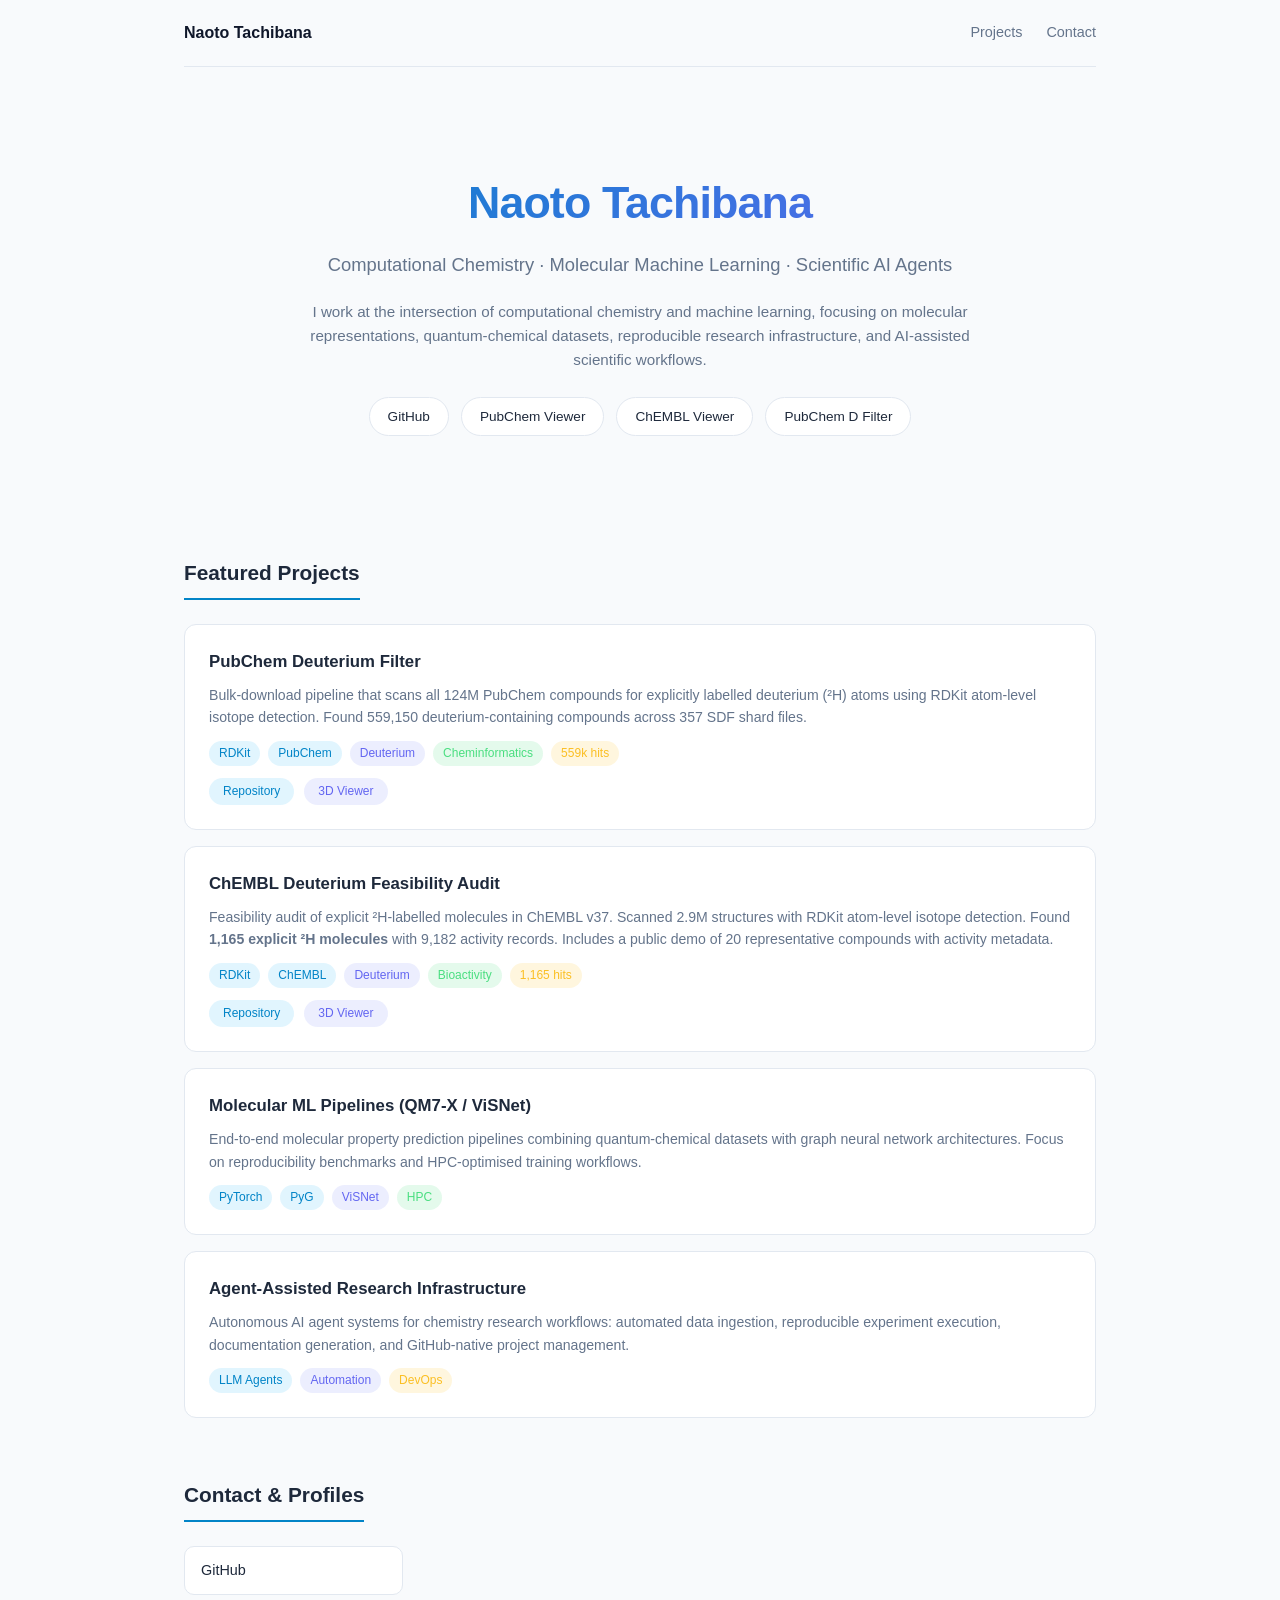
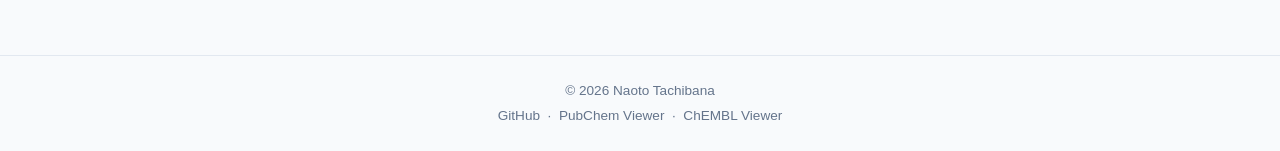
<file: index.html>
<!DOCTYPE html>
<html lang="en">
<head>
<meta charset="UTF-8">
<meta name="viewport" content="width=device-width, initial-scale=1.0">
<title>Naoto Tachibana — Computational Chemistry &amp; Molecular ML</title>
<style>
:root {
  --bg: #0b1120;
  --bg-card: #131b2e;
  --bg-card-hover: #1a2540;
  --text: #e2e8f0;
  --text-dim: #8892b0;
  --text-bright: #f1f5f9;
  --accent: #38bdf8;
  --accent2: #818cf8;
  --border: #1e293b;
  --gradient: linear-gradient(135deg, #0b1120 0%, #1a1f3a 100%);
}
@media (prefers-color-scheme: light) {
  :root {
    --bg: #f8fafc;
    --bg-card: #ffffff;
    --bg-card-hover: #f1f5f9;
    --text: #1e293b;
    --text-dim: #64748b;
    --text-bright: #0f172a;
    --accent: #0284c7;
    --accent2: #6366f1;
    --border: #e2e8f0;
    --gradient: linear-gradient(135deg, #f0f4ff 0%, #e0e7ff 100%);
  }
}
* { margin: 0; padding: 0; box-sizing: border-box; }
body {
  font-family: -apple-system, BlinkMacSystemFont, 'Segoe UI', Roboto, Oxygen, Ubuntu, Cantarell, sans-serif;
  background: var(--bg);
  color: var(--text);
  line-height: 1.6;
  -webkit-font-smoothing: antialiased;
}
a { color: var(--accent); text-decoration: none; }
a:hover { text-decoration: underline; }
.container { max-width: 960px; margin: 0 auto; padding: 0 24px; }

/* Nav */
nav {
  display: flex;
  justify-content: space-between;
  align-items: center;
  padding: 20px 0;
  border-bottom: 1px solid var(--border);
  margin-bottom: 60px;
}
.nav-links { display: flex; gap: 24px; font-size: 0.9em; }
.nav-links a { color: var(--text-dim); }
.nav-links a:hover { color: var(--accent); text-decoration: none; }

/* Hero */
.hero {
  text-align: center;
  padding: 40px 0 60px;
}
.hero h1 {
  font-size: 2.8em;
  font-weight: 700;
  background: linear-gradient(135deg, var(--accent), var(--accent2));
  -webkit-background-clip: text;
  -webkit-text-fill-color: transparent;
  background-clip: text;
  margin-bottom: 12px;
  letter-spacing: -0.02em;
}
.hero .subtitle {
  font-size: 1.15em;
  color: var(--text-dim);
  margin-bottom: 20px;
  font-weight: 400;
}
.hero .bio {
  max-width: 700px;
  margin: 0 auto;
  color: var(--text-dim);
  font-size: 0.95em;
}
.hero-links {
  margin-top: 24px;
  display: flex;
  gap: 12px;
  justify-content: center;
  flex-wrap: wrap;
}
.hero-links a {
  display: inline-flex;
  align-items: center;
  gap: 6px;
  padding: 8px 18px;
  border-radius: 999px;
  font-size: 0.85em;
  font-weight: 500;
  background: var(--bg-card);
  border: 1px solid var(--border);
  color: var(--text);
  transition: all 0.2s;
}
.hero-links a:hover {
  background: var(--accent);
  color: #fff;
  border-color: var(--accent);
  text-decoration: none;
}

/* Sections */
section { margin-bottom: 60px; }
.section-title {
  font-size: 1.3em;
  font-weight: 600;
  margin-bottom: 24px;
  padding-bottom: 8px;
  border-bottom: 2px solid var(--accent);
  display: inline-block;
}

/* Cards */
.card-grid {
  display: grid;
  grid-template-columns: repeat(auto-fill, minmax(280px, 1fr));
  gap: 16px;
}
.card {
  background: var(--bg-card);
  border: 1px solid var(--border);
  border-radius: 12px;
  padding: 20px;
  transition: all 0.2s;
}
.card:hover { background: var(--bg-card-hover); }
.card h3 { font-size: 1em; font-weight: 600; margin-bottom: 8px; }
.card p { font-size: 0.88em; color: var(--text-dim); line-height: 1.5; }

/* Project cards */
.project-card {
  background: var(--bg-card);
  border: 1px solid var(--border);
  border-radius: 12px;
  padding: 24px;
  margin-bottom: 16px;
  transition: all 0.2s;
}
.project-card:hover { background: var(--bg-card-hover); }
.project-card h3 { font-size: 1.05em; font-weight: 600; margin-bottom: 8px; }
.project-card p { font-size: 0.88em; color: var(--text-dim); margin-bottom: 12px; }
.project-tags { display: flex; gap: 8px; flex-wrap: wrap; }
.tag {
  display: inline-block;
  padding: 3px 10px;
  border-radius: 999px;
  font-size: 0.75em;
  font-weight: 500;
}
.tag-blue { background: rgba(56,189,248,0.15); color: var(--accent); }
.tag-purple { background: rgba(129,140,248,0.15); color: var(--accent2); }
.tag-green { background: rgba(74,222,128,0.15); color: #4ade80; }
.tag-amber { background: rgba(251,191,36,0.15); color: #fbbf24; }

/* Links list */
.link-grid {
  display: grid;
  grid-template-columns: repeat(auto-fill, minmax(200px, 1fr));
  gap: 12px;
}
.link-item {
  display: flex;
  align-items: center;
  gap: 10px;
  padding: 12px 16px;
  background: var(--bg-card);
  border: 1px solid var(--border);
  border-radius: 10px;
  font-size: 0.9em;
  color: var(--text);
  transition: all 0.2s;
}
.link-item:hover {
  background: var(--accent);
  color: #fff;
  border-color: var(--accent);
  text-decoration: none;
}

/* Footer */
footer {
  border-top: 1px solid var(--border);
  padding: 24px 0;
  text-align: center;
  font-size: 0.85em;
  color: var(--text-dim);
}
footer a { color: var(--text-dim); }
footer a:hover { color: var(--accent); }

/* Responsive */
@media (max-width: 640px) {
  .hero h1 { font-size: 2em; }
  .card-grid { grid-template-columns: 1fr; }
  .link-grid { grid-template-columns: 1fr; }
  nav { flex-direction: column; gap: 12px; }
}
</style>
</head>
<body>

<div class="container">

<!-- Navigation -->
<nav>
  <span style="font-weight:600; color:var(--text-bright);">Naoto Tachibana</span>
  <div class="nav-links">
    <a href="#projects">Projects</a>
    <a href="#contact">Contact</a>
  </div>
</nav>

<!-- Hero -->
<section class="hero">
  <h1>Naoto Tachibana</h1>
  <p class="subtitle">Computational Chemistry · Molecular Machine Learning · Scientific AI Agents</p>
  <p class="bio">
    I work at the intersection of computational chemistry and machine learning,
    focusing on molecular representations, quantum-chemical datasets, reproducible
    research infrastructure, and AI-assisted scientific workflows.
  </p>
  <div class="hero-links">
    <a href="https://github.com/naototachibana">GitHub</a>
    <a href="https://naototachibana.github.io/pubchem-deuterium-filter-demo-site/molecules/">PubChem Viewer</a>
    <a href="https://naototachibana.github.io/chembl-deuterium-filter-demo-site/molecules/">ChEMBL Viewer</a>
    <a href="https://github.com/naototachibana/pubchem-deuterium-filter">PubChem D Filter</a>
  </div>
</section>

<!-- Projects -->
<section id="projects">
  <h2 class="section-title">Featured Projects</h2>

  <div class="project-card">
    <h3>PubChem Deuterium Filter</h3>
    <p>
      Bulk-download pipeline that scans all 124M PubChem compounds for explicitly
      labelled deuterium (²H) atoms using RDKit atom-level isotope detection.
      Found 559,150 deuterium-containing compounds across 357 SDF shard files.
    </p>
    <div class="project-tags">
      <span class="tag tag-blue">RDKit</span>
      <span class="tag tag-blue">PubChem</span>
      <span class="tag tag-purple">Deuterium</span>
      <span class="tag tag-green">Cheminformatics</span>
      <span class="tag tag-amber">559k hits</span>
    </div>
    <div style="margin-top: 12px; display: flex; gap: 10px; flex-wrap: wrap;">
      <a href="https://github.com/naototachibana/pubchem-deuterium-filter" class="tag tag-blue" style="padding: 4px 14px;">Repository</a>
      <a href="https://naototachibana.github.io/pubchem-deuterium-filter-demo-site/molecules/" class="tag tag-purple" style="padding: 4px 14px;">3D Viewer</a>
    </div>
  </div>

  <div class="project-card">
    <h3>ChEMBL Deuterium Feasibility Audit</h3>
    <p>
      Feasibility audit of explicit ²H-labelled molecules in ChEMBL v37.
      Scanned 2.9M structures with RDKit atom-level isotope detection.
      Found <strong>1,165 explicit ²H molecules</strong> with 9,182 activity records.
      Includes a public demo of 20 representative compounds with activity metadata.
    </p>
    <div class="project-tags">
      <span class="tag tag-blue">RDKit</span>
      <span class="tag tag-blue">ChEMBL</span>
      <span class="tag tag-purple">Deuterium</span>
      <span class="tag tag-green">Bioactivity</span>
      <span class="tag tag-amber">1,165 hits</span>
    </div>
    <div style="margin-top: 12px; display: flex; gap: 10px; flex-wrap: wrap;">
      <a href="https://github.com/naototachibana/chembl-deuterium-filter" class="tag tag-blue" style="padding: 4px 14px;">Repository</a>
      <a href="https://naototachibana.github.io/chembl-deuterium-filter-demo-site/molecules/" class="tag tag-purple" style="padding: 4px 14px;">3D Viewer</a>
    </div>
  </div>

  <div class="project-card">
    <h3>Molecular ML Pipelines (QM7-X / ViSNet)</h3>
    <p>
      End-to-end molecular property prediction pipelines combining quantum-chemical
      datasets with graph neural network architectures. Focus on reproducibility
      benchmarks and HPC-optimised training workflows.
    </p>
    <div class="project-tags">
      <span class="tag tag-blue">PyTorch</span>
      <span class="tag tag-blue">PyG</span>
      <span class="tag tag-purple">ViSNet</span>
      <span class="tag tag-green">HPC</span>
    </div>
  </div>

  <div class="project-card">
    <h3>Agent-Assisted Research Infrastructure</h3>
    <p>
      Autonomous AI agent systems for chemistry research workflows: automated
      data ingestion, reproducible experiment execution, documentation generation,
      and GitHub-native project management.
    </p>
    <div class="project-tags">
      <span class="tag tag-blue">LLM Agents</span>
      <span class="tag tag-purple">Automation</span>
      <span class="tag tag-amber">DevOps</span>
    </div>
  </div>
</section>

<!-- Contact -->
<section id="contact">
  <h2 class="section-title">Contact &amp; Profiles</h2>
  <div class="link-grid">
    <a href="https://github.com/naototachibana" class="link-item">GitHub</a>
  </div>
</section>

</div>

<footer>
  <div class="container">
    <p>© 2026 Naoto Tachibana</p>
    <p style="margin-top: 4px;">
      <a href="https://github.com/naototachibana">GitHub</a>
      &nbsp;·&nbsp;
      <a href="https://naototachibana.github.io/pubchem-deuterium-filter-demo-site/molecules/">PubChem Viewer</a>
      &nbsp;·&nbsp;
      <a href="https://naototachibana.github.io/chembl-deuterium-filter-demo-site/molecules/">ChEMBL Viewer</a>
    </p>
  </div>
</footer>

</body>
</html>
</file>
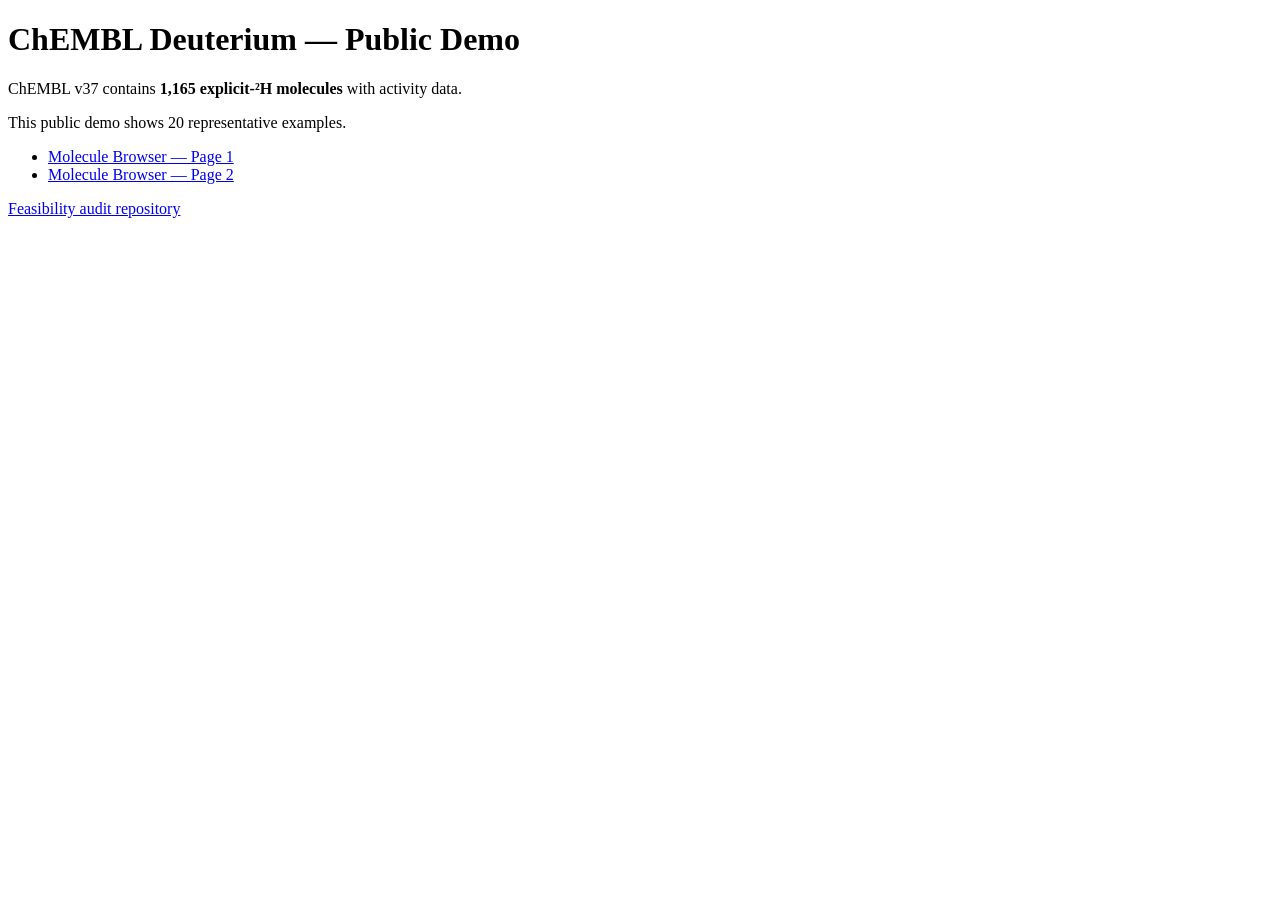
<file: chembl-deuterium-filter-demo-site/index.html>
<!DOCTYPE html>
<html>
<head>
<meta charset="UTF-8">
<title>ChEMBL Deuterium — Feasibility Demo</title>
</head>
<body>
<h1>ChEMBL Deuterium — Public Demo</h1>
<p>ChEMBL v37 contains <strong>1,165 explicit-²H molecules</strong> with activity data.</p>
<p>This public demo shows 20 representative examples.</p>
<ul>
  <li><a href="molecules/?page=1">Molecule Browser — Page 1</a></li>
  <li><a href="molecules/?page=2">Molecule Browser — Page 2</a></li>
</ul>
<p><a href="https://github.com/naototachibana/chembl-deuterium-filter">Feasibility audit repository</a></p>
</body>
</html>
</file>
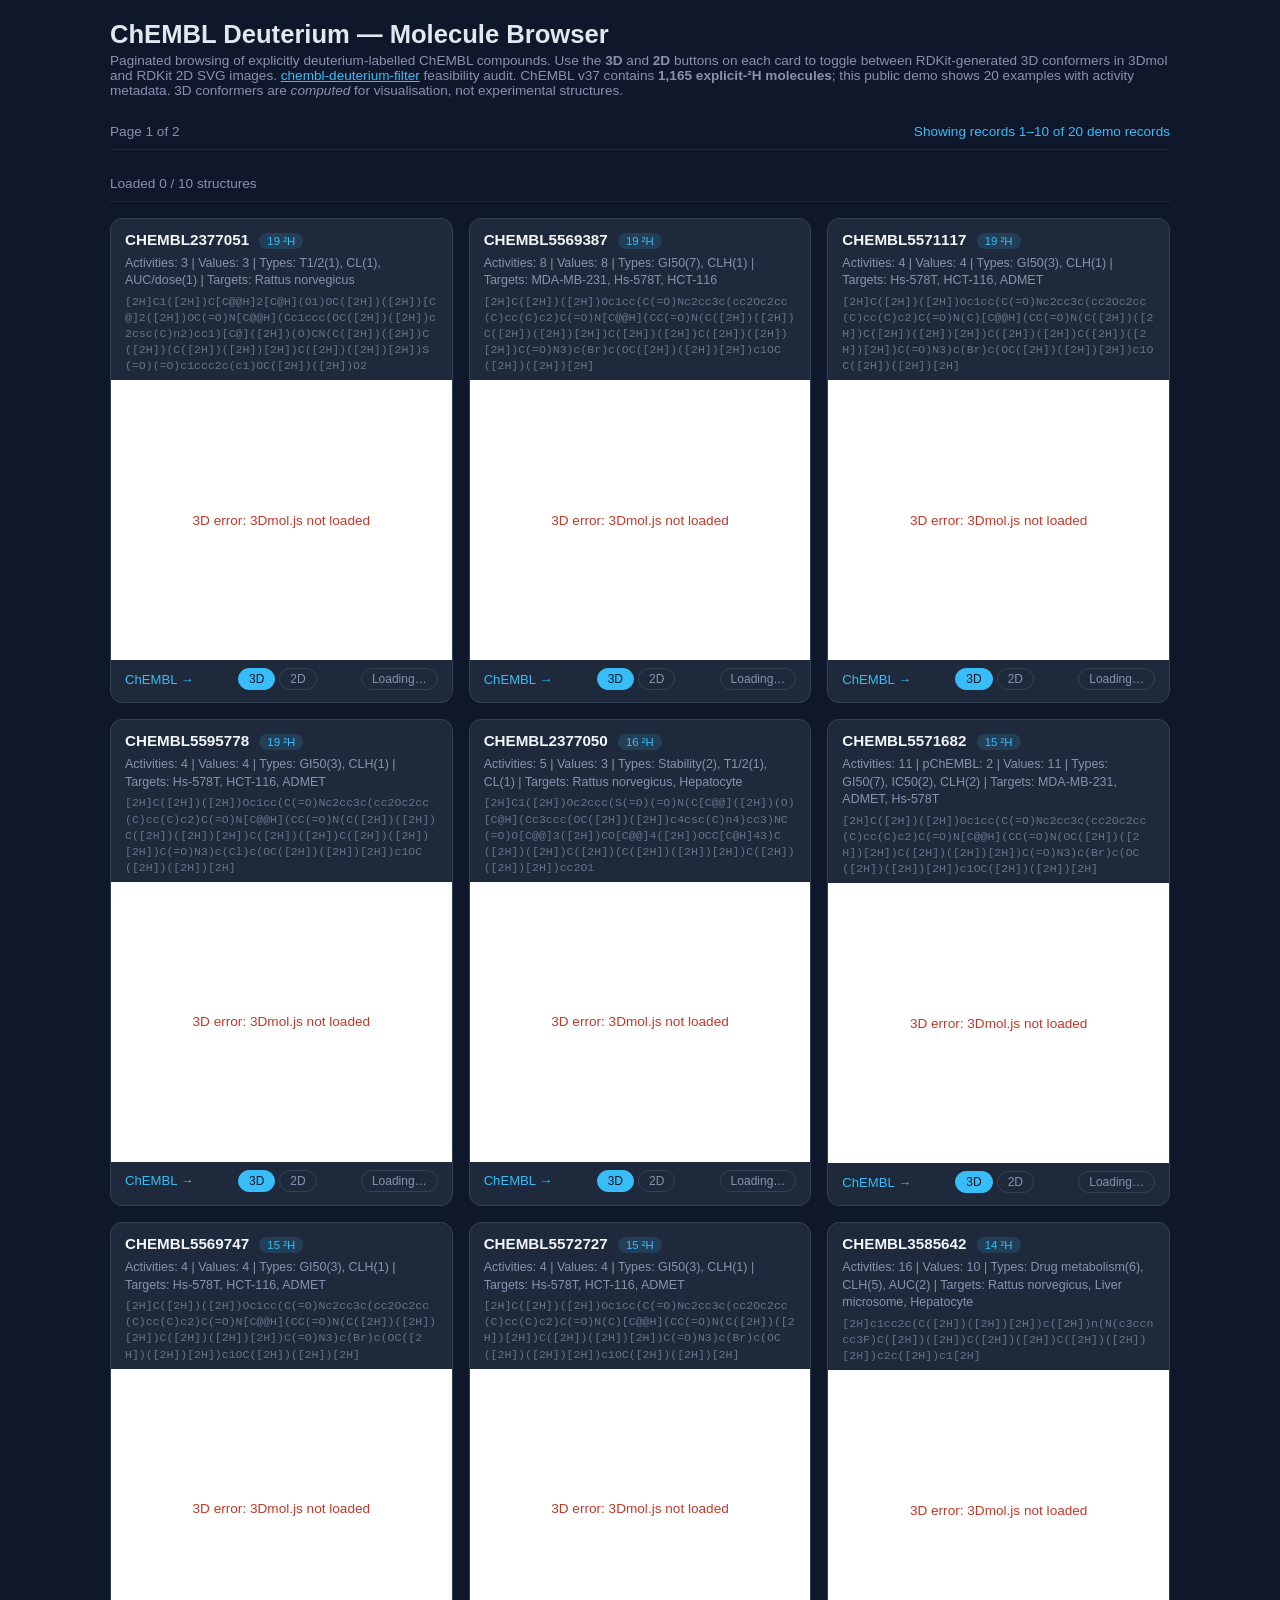
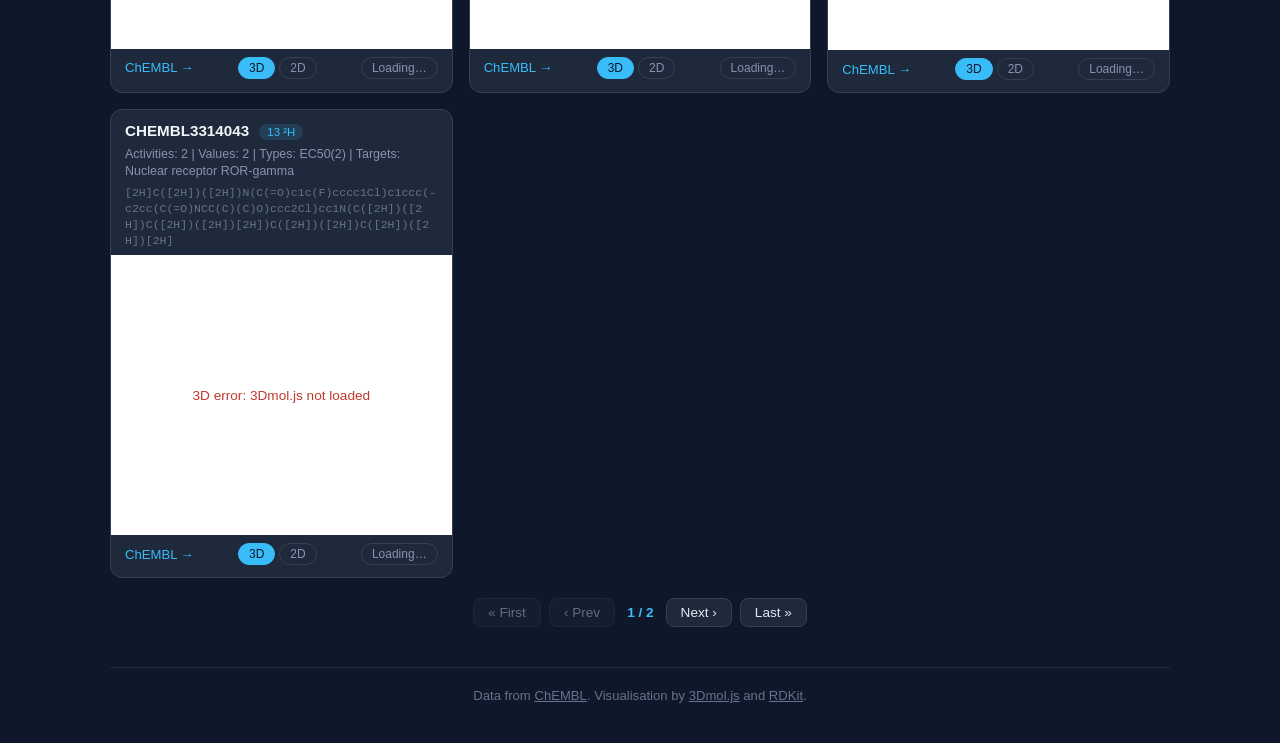
<file: chembl-deuterium-filter-demo-site/molecules/index.html>
<!DOCTYPE html>
<html lang="en">
<head>
<meta charset="UTF-8">
<meta name="viewport" content="width=device-width, initial-scale=1.0">
<title>ChEMBL Deuterium — Paginated Molecule Viewer</title>
<script src="https://3Dmol.org/build/3Dmol-min.js"></script>
<style>
* { margin: 0; padding: 0; box-sizing: border-box; }
body { font-family: -apple-system, BlinkMacSystemFont, 'Segoe UI', Roboto, sans-serif;
  background: #0f172a; color: #e2e8f0; }
.container { max-width: 1100px; margin: 0 auto; padding: 20px; }
h1 { font-size: 1.6em; margin-bottom: 4px; }
.subtitle { font-size: 0.85em; color: #8892b0; margin-bottom: 16px; }
.subtitle a { color: #38bdf8; }

/* Info bar */
.info-bar { display: flex; justify-content: space-between; align-items: center;
  flex-wrap: wrap; gap: 8px; font-size: 0.85em; color: #8892b0;
  padding: 10px 0; margin-bottom: 16px; border-bottom: 1px solid #1e293b; }
.page-indicator { color: #38bdf8; }

/* Cards grid */
.cards { display: grid; grid-template-columns: repeat(auto-fill, minmax(340px, 1fr));
  gap: 16px; }

.card { background: #1e293b; border: 1px solid #334155; border-radius: 12px;
  overflow: hidden; }
.card-header { padding: 12px 14px 4px; }
.card-header h2 { font-size: 0.95em; font-weight: 600; color: #f1f5f9; }
.d-badge { display: inline-block; background: rgba(56,189,248,0.15); color: #38bdf8;
  font-size: 0.75em; padding: 2px 8px; border-radius: 999px; font-weight: 500;
  vertical-align: middle; margin-left: 6px; }

.card-meta { padding: 2px 14px 4px; font-size: 0.78em; color: #8892b0; line-height: 1.4; }
.card-smiles { padding: 0px 14px 6px; font-size: 0.72em; color: #64748b;
  font-family: 'Courier New', monospace; word-break: break-all; line-height: 1.4; }

/* Viewer container - common to both SVG and 3Dmol */
.viewer-container { width: 100%; height: 280px; background: #fff; position: relative; }
.viewer-container .loading { position: absolute; inset: 0; display: flex;
  align-items: center; justify-content: center; z-index: 5;
  background: white; color: #64748b; font-size: 0.85em; }
.viewer-container .error-msg { position: absolute; inset: 0; z-index: 4;
  display: none; align-items: center; justify-content: center; flex-direction: column;
  background: white; color: #c0392b; font-size: 0.85em; text-align: center; padding: 20px; }
.viewer-container .error-msg a { color: #38bdf8; margin-top: 6px; }
.structure-img { width: 100%; height: 100%; object-fit: contain; display: block;
  background: #fff; padding: 8px; }

/* Card footer */
.card-footer { display: flex; align-items: center; gap: 8px;
  padding: 8px 14px 12px; flex-wrap: wrap; }
.card-footer a { font-size: 0.82em; color: #38bdf8; text-decoration: none; }
.card-footer a:hover { text-decoration: underline; }

.mode-toggle { display: flex; gap: 4px; margin-left: auto; }
.mode-btn { font-size: 0.75em; padding: 3px 10px; border-radius: 999px;
  border: 1px solid #334155; background: transparent; color: #8892b0;
  cursor: pointer; font-weight: 500; transition: all 0.15s; }
.mode-btn:hover { border-color: #38bdf8; color: #38bdf8; }
.mode-btn.active { background: #38bdf8; color: #0f172a; border-color: #38bdf8; }
.load-btn { font-size: 0.75em; padding: 3px 10px; border-radius: 999px;
  border: 1px solid #334155; background: transparent; color: #8892b0;
  cursor: pointer; font-weight: 500; margin-left: auto; }
.load-btn.failed { color: #e74c3c; border-color: #e74c3c; }

/* Pagination */
.pagination { display: flex; align-items: center; justify-content: center;
  gap: 8px; padding: 20px 0; flex-wrap: wrap; }
.pagination a { padding: 6px 14px; border-radius: 8px; font-size: 0.85em;
  color: #e2e8f0; background: #1e293b; border: 1px solid #334155; text-decoration: none;
  transition: all 0.15s; }
.pagination a:hover { background: #334155; }
.pagination a.disabled { opacity: 0.4; pointer-events: none; }
.pagination .current { font-size: 0.85em; color: #38bdf8; font-weight: 600;
  padding: 0 4px; }

/* Status bar */
#status-bar { display: none; }
#no-data { display: none; text-align: center; padding: 40px; color: #8892b0; font-size: 1em; }

/* Footer */
footer { text-align: center; padding: 20px 0; font-size: 0.82em; color: #64748b;
  border-top: 1px solid #1e293b; margin-top: 20px; }
footer a { color: #64748b; }
footer a:hover { color: #38bdf8; }

@media (max-width: 640px) {
  .cards { grid-template-columns: 1fr; }
  .info-bar { flex-direction: column; text-align: center; }
}
</style>
</head>
<body>
<div class="container">

  <h1>ChEMBL Deuterium — Molecule Browser</h1>
  <p class="subtitle">
    Paginated browsing of explicitly deuterium-labelled ChEMBL compounds.
    Use the <strong>3D</strong> and <strong>2D</strong> buttons on each card to toggle
    between RDKit-generated 3D conformers in 3Dmol and RDKit 2D SVG images.
    <a href="https://github.com/naototachibana/chembl-deuterium-filter">chembl-deuterium-filter</a>
    feasibility audit.
    ChEMBL v37 contains <strong>1,165 explicit-²H molecules</strong>;
    this public demo shows 20 examples with activity metadata.
    3D conformers are <em>computed</em> for visualisation, not experimental structures.
  </p>

  <div id="info-bar" class="info-bar" style="display:none;">
    <span id="page-info"></span>
    <span id="record-info" class="page-indicator"></span>
  </div>

  <div id="status-bar" class="info-bar" style="display:none;">
    <span id="status-text"></span>
  </div>

  <div id="no-data">This page is out of range. <a href="?page=1">Go to page 1</a></div>

  <div id="cards" class="cards"></div>

  <div id="pagination" class="pagination"></div>

  <footer>
    <p>Data from <a href="https://www.ebi.ac.uk/chembl/">ChEMBL</a>.
    Visualisation by <a href="https://3Dmol.org/">3Dmol.js</a> and <a href="https://www.rdkit.org/">RDKit</a>.</p>
  </footer>

</div>

<script>
// ── Config ──
const AUTOLOAD_CONCURRENCY = 2;

// ── State ──
let manifest = null;
let shards = {};
let currentPage = 1;
let totalPages = 0;
let loadedCount = 0;
let failedCount = 0;
let totalToLoad = 0;
let modeCache = {}; // index -> '3d'|'2d'

// ── DOM refs ──
const cardsEl = document.getElementById("cards");
const paginationEl = document.getElementById("pagination");
const infoBar = document.getElementById("info-bar");
const pageInfo = document.getElementById("page-info");
const recordInfo = document.getElementById("record-info");
const statusBar = document.getElementById("status-bar");
const statusText = document.getElementById("status-text");
const noDataEl = document.getElementById("no-data");

// ── URL helpers ──
function pageURL(page) {
  return "?page=" + page;
}

function getPageFromURL() {
  const p = new URLSearchParams(window.location.search).get("page");
  const n = parseInt(p, 10);
  return (Number.isFinite(n) && n >= 1) ? n : 1;
}

// ── Data loading ──
async function loadManifest() {
  const r = await fetch("assets/data/manifest.json", { cache: "no-store" });
  if (!r.ok) throw new Error("Failed to load manifest");
  manifest = await r.json();
  totalPages = manifest.total_pages ?? manifest.pages_published_in_demo;
  return manifest;
}

async function loadShard(shardId) {
  if (shards[shardId]) return shards[shardId];
  const shardInfo = manifest.shards.find(s => s.id === shardId);
  if (!shardInfo) throw new Error("Shard not found: " + shardId);
  const r = await fetch(shardInfo.path, { cache: "no-store" });
  shards[shardId] = await r.json();
  return shards[shardId];
}

async function getPageMolecules(page) {
  if (!manifest) await loadManifest();
  if (page < 1 || page > totalPages) return null;
  const pageSize = manifest.page_size;
  const shardSize = manifest.shard_size;
  const offset = (page - 1) * pageSize;
  const shardId = Math.floor(offset / shardSize);
  const innerOffset = offset % shardSize;
  const data = await loadShard(shardId);
  return data.slice(innerOffset, innerOffset + pageSize);
}

// ── Path helpers ──
function getMolId(mol) {
  return mol.chembl_id || ("molregno-" + mol.molregno);
}

function get3DPath(mol) {
  return mol.sdf3d_path || mol.sdf_path || null;
}

function get2DPath(mol) {
  return mol.svg_path || null;
}

function getChemblUrl(mol) {
  return mol.chembl_url || "https://www.ebi.ac.uk/chembl/";
}

// ── Rendering ──
function clearViewer(viewerEl) {
  // Remove all child nodes except loading and error
  const keep = [];
  const loading = viewerEl.querySelector(".loading");
  const errEl = viewerEl.querySelector(".error-msg");
  viewerEl.innerHTML = "";
  if (loading) viewerEl.appendChild(loading);
  if (errEl) viewerEl.appendChild(errEl);
  loading.style.display = "none";
  errEl.style.display = "none";
}

async function render3D(mol, index) {
  const viewerEl = document.getElementById("viewer-" + index);
  const loading = viewerEl.querySelector(".loading");
  const errEl = viewerEl.querySelector(".error-msg");
  errEl.style.display = "none";
  loading.style.display = "flex";
  loading.textContent = "Loading 3D\u2026";

  const sdfPath = get3DPath(mol);
  if (!sdfPath) { loading.textContent = "No 3D data"; return false; }

  try {
    const r = await fetch(sdfPath, { signal: AbortSignal.timeout(10000) });
    if (!r.ok) throw new Error("HTTP " + r.status);
    const sdfData = await r.text();
    if (!sdfData.includes("M  END")) throw new Error("Invalid SDF");

    loading.style.display = "none";
    clearViewer(viewerEl);

    if (typeof $3Dmol === "undefined") throw new Error("3Dmol.js not loaded");
    const viewer = $3Dmol.createViewer(viewerEl, { backgroundColor: "white", antialias: true });
    const model = viewer.addModel(sdfData, "sdf");
    let atomCount = 0;
    try { if (typeof model.selectedAtoms === "function") atomCount = model.selectedAtoms({}).length; } catch(e) {}
    if (!atomCount) throw new Error("Zero atoms parsed");
    viewer.setStyle({}, { stick: { radius: 0.15 } });
    viewer.zoomTo();
    viewer.render();
    updateCardButton(index, "3D");
    return true;
  } catch(e) {
    loading.style.display = "none";
    errEl.innerHTML = "3D error: " + e.message;
    errEl.style.display = "flex";
    return false;
  }
}

async function render2D(mol, index) {
  const viewerEl = document.getElementById("viewer-" + index);
  const loading = viewerEl.querySelector(".loading");
  const errEl = viewerEl.querySelector(".error-msg");
  errEl.style.display = "none";
  loading.style.display = "flex";
  loading.textContent = "Loading 2D\u2026";

  const svgPath = get2DPath(mol);
  if (!svgPath) { loading.textContent = "No 2D image"; return false; }

  return new Promise(function(resolve) {
    const img = new Image();
    img.className = "structure-img";
    img.onload = function() {
      loading.style.display = "none";
      clearViewer(viewerEl);
      viewerEl.appendChild(img);
      updateCardButton(index, "2D");
      resolve(true);
    };
    img.onerror = function() {
      loading.style.display = "none";
      errEl.textContent = "Failed to load 2D image";
      errEl.style.display = "flex";
      resolve(false);
    };
    img.src = svgPath;
  });
}

async function setDisplayMode(mol, index, mode) {
  const viewerEl = document.getElementById("viewer-" + index);
  // Destroy existing 3Dmol viewer if switching to 2D
  viewerEl.querySelectorAll("canvas, .structure-img").forEach(function(el) { el.remove(); });

  let ok = false;
  if (mode === "3d") {
    ok = await render3D(mol, index);
  } else {
    ok = await render2D(mol, index);
  }
  if (ok) {
    modeCache[index] = mode;
    // Update toggle buttons
    const btns = viewerEl.parentElement.querySelectorAll(".mode-btn");
    btns.forEach(function(b) { b.classList.toggle("active", b.dataset.mode === mode); });
  }
  return ok;
}

// ── Card state helpers ──
function updateCardButton(index, label) {
  const btn = document.getElementById("load-btn-" + index);
  if (btn) { btn.textContent = label; btn.className = "load-btn"; }
}

// ── Build card ──
function createCard(mol, index) {
  const card = document.createElement("div");
  card.className = "card";

  const chemblId = getMolId(mol);
  const header = document.createElement("div");
  header.className = "card-header";
  header.innerHTML = '<h2>' + chemblId +
    ' <span class="d-badge">' + mol.deuterium_atom_count + ' \u00B2H</span></h2>';
  card.appendChild(header);

  // Activity metadata
  if (mol.activity_count !== undefined) {
    const meta = document.createElement("div");
    meta.className = "card-meta";
    let t = "Activities: " + mol.activity_count;
    if (mol.pchembl_count > 0) t += " | pChEMBL: " + mol.pchembl_count;
    if (mol.standard_value_count > 0) t += " | Values: " + mol.standard_value_count;
    if (mol.top_activity_types && mol.top_activity_types.length > 0) t += " | Types: " + mol.top_activity_types.join(", ");
    if (mol.top_targets && mol.top_targets.length > 0) t += " | Targets: " + mol.top_targets.join(", ");
    meta.textContent = t;
    card.appendChild(meta);
  }

  const smi = document.createElement("div");
  smi.className = "card-smiles";
  smi.textContent = mol.canonical_smiles || "(no SMILES)";
  card.appendChild(smi);

  // Viewer container
  const viewer = document.createElement("div");
  viewer.className = "viewer-container";
  viewer.id = "viewer-" + index;
  const loading = document.createElement("div");
  loading.className = "loading";
  loading.textContent = "Loading\u2026";
  viewer.appendChild(loading);
  const errMsg = document.createElement("div");
  errMsg.className = "error-msg";
  errMsg.id = "error-" + index;
  errMsg.style.display = "none";
  viewer.appendChild(errMsg);
  card.appendChild(viewer);

  // Footer
  const footer = document.createElement("div");
  footer.className = "card-footer";
  const cLink = document.createElement("a");
  cLink.href = getChemblUrl(mol);
  cLink.target = "_blank"; cLink.rel = "noopener";
  cLink.textContent = "ChEMBL \u2192";
  footer.appendChild(cLink);

  // Mode toggle
  const toggle = document.createElement("div");
  toggle.className = "mode-toggle";
  const b3d = document.createElement("button");
  b3d.className = "mode-btn";
  b3d.dataset.mode = "3d";
  b3d.textContent = "3D";
  b3d.addEventListener("click", function() {
    setDisplayMode(mol, index, "3d");
  });
  const b2d = document.createElement("button");
  b2d.className = "mode-btn";
  b2d.dataset.mode = "2d";
  b2d.textContent = "2D";
  b2d.addEventListener("click", function() {
    setDisplayMode(mol, index, "2d");
  });
  toggle.appendChild(b3d);
  toggle.appendChild(b2d);
  footer.appendChild(toggle);

  // Status button
  const loadBtn = document.createElement("button");
  loadBtn.className = "load-btn";
  loadBtn.id = "load-btn-" + index;
  loadBtn.textContent = "Loading\u2026";
  footer.appendChild(loadBtn);
  card.appendChild(footer);

  return card;
}

// ── Async queue ──
async function runWithConcurrency(items, limit, worker) {
  const queue = items.slice();
  const workers = Array.from({ length: limit }, async function() {
    while (queue.length > 0) {
      const item = queue.shift();
      await worker(item);
    }
  });
  await Promise.all(workers);
}

// ── Pagination ──
function buildPagination(page) {
  const p = paginationEl;
  p.innerHTML = "";
  function addLink(label, target, disabled) {
    const a = document.createElement("a");
    if (!disabled) a.href = pageURL(target);
    a.textContent = label;
    if (disabled) a.className = "disabled";
    p.appendChild(a);
  }
  addLink("\u00ab First", 1, page <= 1);
  addLink("\u2039 Prev", Math.max(1, page - 1), page <= 1);
  const span = document.createElement("span");
  span.className = "current";
  span.textContent = page + " / " + totalPages;
  p.appendChild(span);
  addLink("Next \u203a", Math.min(totalPages, page + 1), page >= totalPages);
  addLink("Last \u00bb", totalPages, page >= totalPages);
}

function updateStatus() {
  statusBar.style.display = "flex";
  if (failedCount > 0) {
    statusText.textContent = "Loaded " + loadedCount + " / " + totalToLoad + " structures; " + failedCount + " failed";
  } else {
    statusText.textContent = "Loaded " + loadedCount + " / " + totalToLoad + " structures";
  }
}

// ── Render page ──
async function renderPage(page) {
  currentPage = page;
  cardsEl.innerHTML = "";
  paginationEl.innerHTML = "";
  noDataEl.style.display = "none";
  infoBar.style.display = "none";
  statusBar.style.display = "none";
  loadedCount = 0;
  failedCount = 0;
  totalToLoad = 0;

  const molecules = await getPageMolecules(page);
  if (!molecules || molecules.length === 0) {
    noDataEl.style.display = "block";
    return;
  }

  totalToLoad = molecules.length;

  const totalRecs = manifest.total_records ?? manifest.records_published_in_demo;
  const recordLabel = manifest.total_records ? "records" : "demo records";
  infoBar.style.display = "flex";
  const startRecord = (page - 1) * manifest.page_size + 1;
  const endRecord = Math.min(startRecord + molecules.length - 1, totalRecs);
  pageInfo.textContent = "Page " + page + " of " + totalPages;
  recordInfo.textContent = "Showing records " + startRecord + "\u2013" + endRecord + " of " + totalRecs + " " + recordLabel;

  const defaultMode = manifest.default_structure_mode || "3d";

  molecules.forEach(function(mol, i) {
    const globalIndex = (page - 1) * manifest.page_size + i;
    const card = createCard(mol, globalIndex);
    cardsEl.appendChild(card);
    // Set initial toggle state
    const btns = card.querySelectorAll(".mode-btn");
    btns.forEach(function(b) { b.classList.toggle("active", b.dataset.mode === defaultMode); });
  });

  buildPagination(page);
  updateStatus();

  // Autoload in default mode with concurrency
  runWithConcurrency(molecules, AUTOLOAD_CONCURRENCY, async function(mol) {
    const idx = molecules.indexOf(mol);
    const globalIndex = (page - 1) * manifest.page_size + idx;
    await setDisplayMode(mol, globalIndex, defaultMode);
  });
}

// ── Init ──
loadManifest()
  .then(function() {
    currentPage = getPageFromURL();
    if (currentPage > totalPages) currentPage = totalPages;
    return renderPage(currentPage);
  })
  .catch(function(err) {
    console.error("Init error:", err);
    noDataEl.textContent = "Initialisation error: " + err.message;
    noDataEl.style.display = "block";
  });
</script>
</body>
</html>
</file>
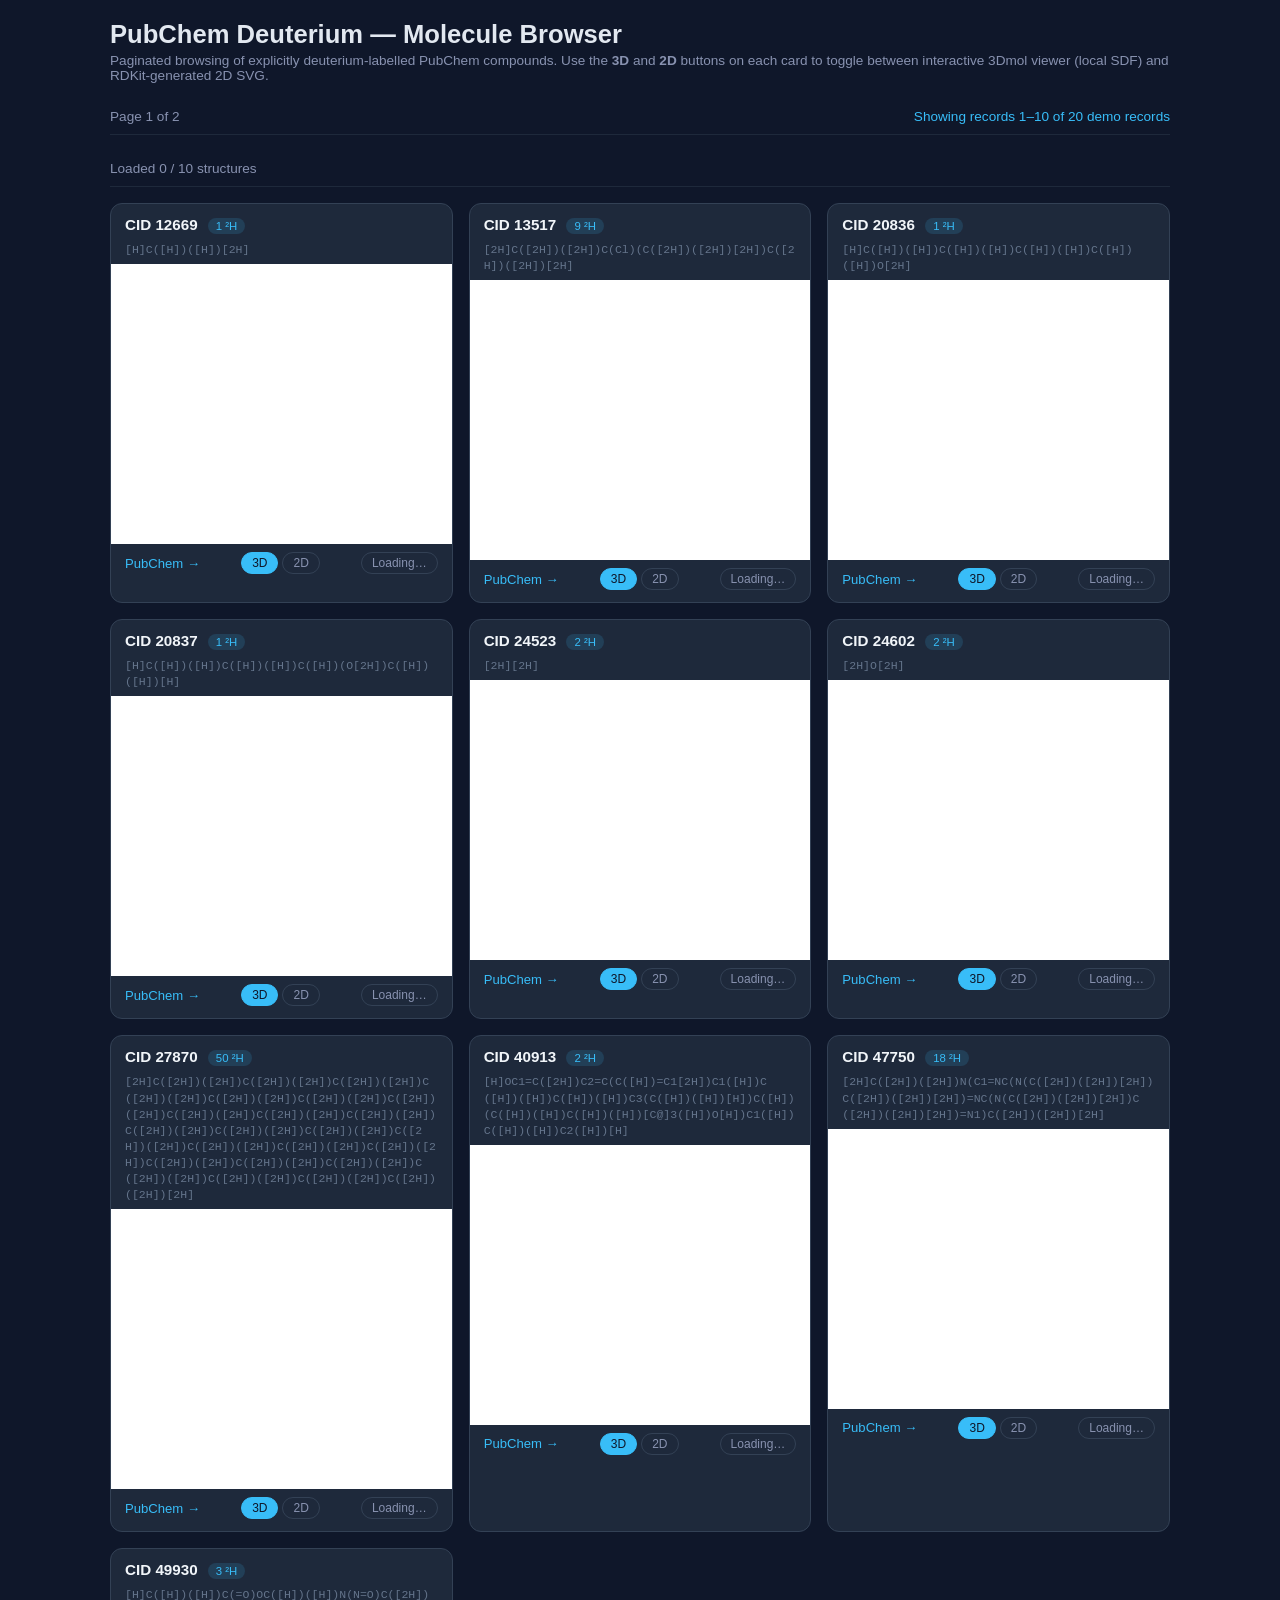
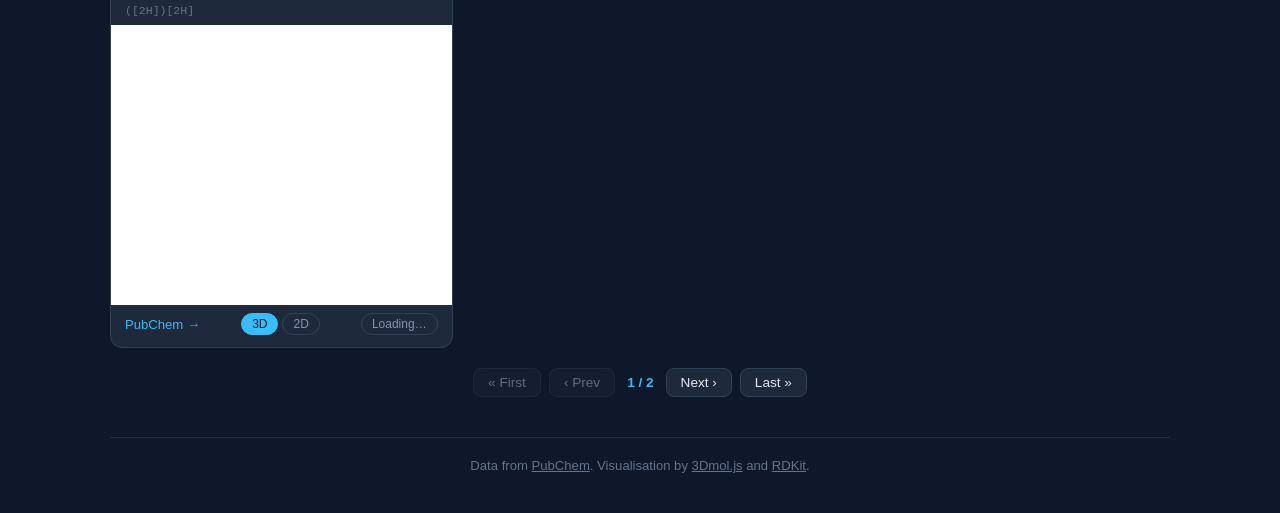
<file: pubchem-deuterium-filter-demo-site/molecules/index.html>
<!DOCTYPE html>
<html lang="en">
<head>
<meta charset="UTF-8">
<meta name="viewport" content="width=device-width, initial-scale=1.0">
<title>PubChem Deuterium — Paginated Molecule Viewer</title>
<script src="https://3Dmol.org/build/3Dmol-min.js"></script>
<style>
* { margin: 0; padding: 0; box-sizing: border-box; }
body { font-family: -apple-system, BlinkMacSystemFont, 'Segoe UI', Roboto, sans-serif;
  background: #0f172a; color: #e2e8f0; }
.container { max-width: 1100px; margin: 0 auto; padding: 20px; }
h1 { font-size: 1.6em; margin-bottom: 4px; }
.subtitle { font-size: 0.85em; color: #8892b0; margin-bottom: 16px; }

.info-bar { display: flex; justify-content: space-between; align-items: center;
  flex-wrap: wrap; gap: 8px; font-size: 0.85em; color: #8892b0;
  padding: 10px 0; margin-bottom: 16px; border-bottom: 1px solid #1e293b; }
.page-indicator { color: #38bdf8; }

.cards { display: grid; grid-template-columns: repeat(auto-fill, minmax(340px, 1fr));
  gap: 16px; }

.card { background: #1e293b; border: 1px solid #334155; border-radius: 12px;
  overflow: hidden; }
.card-header { padding: 12px 14px 4px; }
.card-header h2 { font-size: 0.95em; font-weight: 600; color: #f1f5f9; }
.d-badge { display: inline-block; background: rgba(56,189,248,0.15); color: #38bdf8;
  font-size: 0.75em; padding: 2px 8px; border-radius: 999px; font-weight: 500;
  vertical-align: middle; margin-left: 6px; }
.card-smiles { padding: 4px 14px 6px; font-size: 0.72em; color: #64748b;
  font-family: 'Courier New', monospace; word-break: break-all; line-height: 1.4; }

.viewer-container { width: 100%; height: 280px; background: #fff; position: relative; }
.viewer-container .loading { position: absolute; inset: 0; display: flex;
  align-items: center; justify-content: center; z-index: 5;
  background: white; color: #64748b; font-size: 0.85em; }
.viewer-container .error-msg { position: absolute; inset: 0; z-index: 4;
  display: none; align-items: center; justify-content: center; flex-direction: column;
  background: white; color: #c0392b; font-size: 0.85em; text-align: center; padding: 20px; }
.viewer-container .error-msg a { color: #38bdf8; margin-top: 6px; }
.structure-img { width: 100%; height: 100%; object-fit: contain; display: block;
  background: #fff; padding: 8px; }

.card-footer { display: flex; align-items: center; gap: 8px;
  padding: 8px 14px 12px; flex-wrap: wrap; }
.card-footer a { font-size: 0.82em; color: #38bdf8; text-decoration: none; }
.card-footer a:hover { text-decoration: underline; }

.mode-toggle { display: flex; gap: 4px; margin-left: auto; }
.mode-btn { font-size: 0.75em; padding: 3px 10px; border-radius: 999px;
  border: 1px solid #334155; background: transparent; color: #8892b0;
  cursor: pointer; font-weight: 500; transition: all 0.15s; }
.mode-btn:hover { border-color: #38bdf8; color: #38bdf8; }
.mode-btn.active { background: #38bdf8; color: #0f172a; border-color: #38bdf8; }
.load-btn { font-size: 0.75em; padding: 3px 10px; border-radius: 999px;
  border: 1px solid #334155; background: transparent; color: #8892b0;
  cursor: pointer; font-weight: 500; margin-left: auto; }

.pagination { display: flex; align-items: center; justify-content: center;
  gap: 8px; padding: 20px 0; flex-wrap: wrap; }
.pagination a { padding: 6px 14px; border-radius: 8px; font-size: 0.85em;
  color: #e2e8f0; background: #1e293b; border: 1px solid #334155; text-decoration: none; }
.pagination a:hover { background: #334155; }
.pagination a.disabled { opacity: 0.4; pointer-events: none; }
.pagination .current { font-size: 0.85em; color: #38bdf8; font-weight: 600; padding: 0 4px; }

#status-bar { display: none; }
#no-data { display: none; text-align: center; padding: 40px; color: #8892b0; font-size: 1em; }

footer { text-align: center; padding: 20px 0; font-size: 0.82em; color: #64748b;
  border-top: 1px solid #1e293b; margin-top: 20px; }
footer a { color: #64748b; }
footer a:hover { color: #38bdf8; }

@media (max-width: 640px) {
  .cards { grid-template-columns: 1fr; }
  .info-bar { flex-direction: column; text-align: center; }
}
</style>
</head>
<body>
<div class="container">

  <h1>PubChem Deuterium — Molecule Browser</h1>
  <p class="subtitle">
    Paginated browsing of explicitly deuterium-labelled PubChem compounds.
    Use the <strong>3D</strong> and <strong>2D</strong> buttons on each card to toggle
    between interactive 3Dmol viewer (local SDF) and RDKit-generated 2D SVG.
  </p>

  <div id="info-bar" class="info-bar" style="display:none;">
    <span id="page-info"></span>
    <span id="record-info" class="page-indicator"></span>
  </div>

  <div id="status-bar" class="info-bar" style="display:none;">
    <span id="status-text"></span>
  </div>

  <div id="no-data">This page is out of range. <a href="?page=1">Go to page 1</a></div>

  <div id="cards" class="cards"></div>

  <div id="pagination" class="pagination"></div>

  <footer>
    <p>Data from <a href="https://pubchem.ncbi.nlm.nih.gov/">PubChem</a>.
    Visualisation by <a href="https://3Dmol.org/">3Dmol.js</a> and <a href="https://www.rdkit.org/">RDKit</a>.</p>
  </footer>

</div>

<script>
// ── Config ──
const AUTOLOAD_CONCURRENCY = 2;

// ── State ──
let manifest = null;
let shards = {};
let currentPage = 1;
let totalPages = 0;
let loadedCount = 0;
let failedCount = 0;
let totalToLoad = 0;

// ── DOM refs ──
const cardsEl = document.getElementById("cards");
const paginationEl = document.getElementById("pagination");
const infoBar = document.getElementById("info-bar");
const pageInfo = document.getElementById("page-info");
const recordInfo = document.getElementById("record-info");
const statusBar = document.getElementById("status-bar");
const statusText = document.getElementById("status-text");
const noDataEl = document.getElementById("no-data");

function pageURL(page) {
  return "?page=" + page;
}

function getPageFromURL() {
  const p = new URLSearchParams(window.location.search).get("page");
  const n = parseInt(p, 10);
  return (Number.isFinite(n) && n >= 1) ? n : 1;
}

async function loadManifest() {
  const r = await fetch("assets/data/manifest.json", { cache: "no-store" });
  if (!r.ok) throw new Error("Failed to load manifest");
  manifest = await r.json();
  totalPages = manifest.total_pages ?? manifest.pages_published_in_demo;
  return manifest;
}

async function loadShard(shardId) {
  if (shards[shardId]) return shards[shardId];
  const shardInfo = manifest.shards.find(s => s.id === shardId);
  if (!shardInfo) throw new Error("Shard not found: " + shardId);
  const r = await fetch(shardInfo.path, { cache: "no-store" });
  shards[shardId] = await r.json();
  return shards[shardId];
}

async function getPageMolecules(page) {
  if (!manifest) await loadManifest();
  if (page < 1 || page > totalPages) return null;
  const pageSize = manifest.page_size;
  const shardSize = manifest.shard_size;
  const offset = (page - 1) * pageSize;
  const shardId = Math.floor(offset / shardSize);
  const innerOffset = offset % shardSize;
  const data = await loadShard(shardId);
  return data.slice(innerOffset, innerOffset + pageSize);
}

function getMolId(mol) {
  return "CID " + mol.cid;
}

function get3DPath(mol) {
  return mol.sdf3d_path || mol.sdf_path || null;
}

function get2DPath(mol) {
  return mol.svg_path || null;
}

async function render3D(mol, index) {
  const viewerEl = document.getElementById("viewer-" + index);
  const loading = viewerEl.querySelector(".loading");
  const errEl = viewerEl.querySelector(".error-msg");
  errEl.style.display = "none";
  loading.style.display = "flex";
  loading.textContent = "Loading 3D\u2026";

  const sdfPath = get3DPath(mol);
  if (!sdfPath) { loading.textContent = "No 3D data"; return false; }

  try {
    const r = await fetch(sdfPath, { signal: AbortSignal.timeout(10000) });
    if (!r.ok) throw new Error("HTTP " + r.status);
    const sdfData = await r.text();
    if (!sdfData.includes("M  END")) throw new Error("Invalid SDF");

    loading.style.display = "none";
    viewerEl.innerHTML = "";
    const newLoading = document.createElement("div");
    newLoading.className = "loading"; newLoading.style.display = "none"; viewerEl.appendChild(newLoading);
    const newErr = document.createElement("div");
    newErr.className = "error-msg"; newErr.style.display = "none"; viewerEl.appendChild(newErr);

    if (typeof $3Dmol === "undefined") throw new Error("3Dmol.js not loaded");
    const viewer = $3Dmol.createViewer(viewerEl, { backgroundColor: "white", antialias: true });
    const model = viewer.addModel(sdfData, "sdf");
    let atomCount = 0;
    try { if (typeof model.selectedAtoms === "function") atomCount = model.selectedAtoms({}).length; } catch(e) {}
    if (!atomCount) throw new Error("Zero atoms parsed");
    viewer.setStyle({}, { stick: { radius: 0.15 } });
    viewer.zoomTo();
    viewer.render();
    updateCardButton(index, "3D");
    return true;
  } catch(e) {
    loading.style.display = "none";
    errEl.innerHTML = "3D error: " + e.message;
    errEl.style.display = "flex";
    return false;
  }
}

async function render2D(mol, index) {
  const viewerEl = document.getElementById("viewer-" + index);
  const loading = viewerEl.querySelector(".loading");
  const errEl = viewerEl.querySelector(".error-msg");
  errEl.style.display = "none";
  loading.style.display = "flex";
  loading.textContent = "Loading 2D\u2026";

  const svgPath = get2DPath(mol);
  if (!svgPath) { loading.textContent = "No 2D image"; return false; }

  return new Promise(function(resolve) {
    const img = new Image();
    img.className = "structure-img";
    img.onload = function() {
      loading.style.display = "none";
      viewerEl.innerHTML = "";
      const nl = document.createElement("div"); nl.className = "loading"; nl.style.display = "none"; viewerEl.appendChild(nl);
      const ne = document.createElement("div"); ne.className = "error-msg"; ne.style.display = "none"; viewerEl.appendChild(ne);
      viewerEl.appendChild(img);
      updateCardButton(index, "2D");
      resolve(true);
    };
    img.onerror = function() {
      loading.style.display = "none";
      errEl.textContent = "Failed to load 2D image";
      errEl.style.display = "flex";
      resolve(false);
    };
    img.src = svgPath;
  });
}

async function setDisplayMode(mol, index, mode) {
  const viewerEl = document.getElementById("viewer-" + index);
  viewerEl.querySelectorAll("canvas, .structure-img").forEach(function(el) { el.remove(); });
  let ok = false;
  if (mode === "3d") ok = await render3D(mol, index);
  else ok = await render2D(mol, index);
  if (ok) {
    const btns = viewerEl.parentElement.querySelectorAll(".mode-btn");
    btns.forEach(function(b) { b.classList.toggle("active", b.dataset.mode === mode); });
  }
  return ok;
}

function updateCardButton(index, label) {
  const btn = document.getElementById("load-btn-" + index);
  if (btn) { btn.textContent = label; btn.className = "load-btn"; }
}

function createCard(mol, index) {
  const card = document.createElement("div");
  card.className = "card";
  const molId = "CID " + mol.cid;
  const header = document.createElement("div");
  header.className = "card-header";
  header.innerHTML = '<h2>' + molId + ' <span class="d-badge">' + mol.deuterium_atom_count + ' \u00B2H</span></h2>';
  card.appendChild(header);
  const smi = document.createElement("div");
  smi.className = "card-smiles";
  smi.textContent = mol.canonical_isomeric_smiles || "(no SMILES)";
  card.appendChild(smi);

  const viewer = document.createElement("div");
  viewer.className = "viewer-container";
  viewer.id = "viewer-" + index;
  const loading = document.createElement("div");
  loading.className = "loading";
  loading.textContent = "Loading\u2026";
  viewer.appendChild(loading);
  const errMsg = document.createElement("div");
  errMsg.className = "error-msg";
  errMsg.id = "error-" + index;
  errMsg.style.display = "none";
  viewer.appendChild(errMsg);
  card.appendChild(viewer);

  const footer = document.createElement("div");
  footer.className = "card-footer";
  const pLink = document.createElement("a");
  pLink.href = mol.pubchem_url || "#";
  pLink.target = "_blank"; pLink.rel = "noopener";
  pLink.textContent = "PubChem \u2192";
  footer.appendChild(pLink);

  const toggle = document.createElement("div");
  toggle.className = "mode-toggle";
  const b3d = document.createElement("button");
  b3d.className = "mode-btn"; b3d.dataset.mode = "3d"; b3d.textContent = "3D";
  b3d.addEventListener("click", function() { setDisplayMode(mol, index, "3d"); });
  const b2d = document.createElement("button");
  b2d.className = "mode-btn"; b2d.dataset.mode = "2d"; b2d.textContent = "2D";
  b2d.addEventListener("click", function() { setDisplayMode(mol, index, "2d"); });
  toggle.appendChild(b3d); toggle.appendChild(b2d);
  footer.appendChild(toggle);

  const loadBtn = document.createElement("button");
  loadBtn.className = "load-btn";
  loadBtn.id = "load-btn-" + index;
  loadBtn.textContent = "Loading\u2026";
  footer.appendChild(loadBtn);
  card.appendChild(footer);
  return card;
}

async function runWithConcurrency(items, limit, worker) {
  const queue = items.slice();
  const workers = Array.from({ length: limit }, async function() {
    while (queue.length > 0) { const item = queue.shift(); await worker(item); }
  });
  await Promise.all(workers);
}

function buildPagination(page) {
  const p = paginationEl; p.innerHTML = "";
  function addLink(label, target, disabled) {
    const a = document.createElement("a");
    if (!disabled) a.href = pageURL(target);
    a.textContent = label;
    if (disabled) a.className = "disabled";
    p.appendChild(a);
  }
  addLink("\u00ab First", 1, page <= 1);
  addLink("\u2039 Prev", Math.max(1, page - 1), page <= 1);
  const span = document.createElement("span");
  span.className = "current"; span.textContent = page + " / " + totalPages;
  p.appendChild(span);
  addLink("Next \u203a", Math.min(totalPages, page + 1), page >= totalPages);
  addLink("Last \u00bb", totalPages, page >= totalPages);
}

function updateStatus() {
  statusBar.style.display = "flex";
  if (failedCount > 0) {
    statusText.textContent = "Loaded " + loadedCount + " / " + totalToLoad + " structures; " + failedCount + " failed";
  } else {
    statusText.textContent = "Loaded " + loadedCount + " / " + totalToLoad + " structures";
  }
}

async function renderPage(page) {
  currentPage = page;
  cardsEl.innerHTML = ""; paginationEl.innerHTML = "";
  noDataEl.style.display = "none"; infoBar.style.display = "none";
  statusBar.style.display = "none";
  loadedCount = 0; failedCount = 0; totalToLoad = 0;

  const molecules = await getPageMolecules(page);
  if (!molecules || molecules.length === 0) { noDataEl.style.display = "block"; return; }

  totalToLoad = molecules.length;
  const totalRecs = manifest.total_records ?? manifest.records_published_in_demo;
  const recordLabel = manifest.total_records ? "records" : "demo records";
  infoBar.style.display = "flex";
  const startRecord = (page - 1) * manifest.page_size + 1;
  const endRecord = Math.min(startRecord + molecules.length - 1, totalRecs);
  pageInfo.textContent = "Page " + page + " of " + totalPages;
  recordInfo.textContent = "Showing records " + startRecord + "\u2013" + endRecord + " of " + totalRecs + " " + recordLabel;

  const defaultMode = manifest.default_structure_mode || "3d";
  molecules.forEach(function(mol, i) {
    const globalIndex = (page - 1) * manifest.page_size + i;
    const card = createCard(mol, globalIndex);
    cardsEl.appendChild(card);
    const btns = card.querySelectorAll(".mode-btn");
    btns.forEach(function(b) { b.classList.toggle("active", b.dataset.mode === defaultMode); });
  });

  buildPagination(page);
  updateStatus();

  runWithConcurrency(molecules, AUTOLOAD_CONCURRENCY, async function(mol) {
    const idx = molecules.indexOf(mol);
    const globalIndex = (page - 1) * manifest.page_size + idx;
    await setDisplayMode(mol, globalIndex, defaultMode);
  });
}

loadManifest()
  .then(function() {
    currentPage = getPageFromURL();
    if (currentPage > totalPages) currentPage = totalPages;
    return renderPage(currentPage);
  })
  .catch(function(err) {
    console.error("Init error:", err);
    noDataEl.textContent = "Init error: " + err.message;
    noDataEl.style.display = "block";
  });
</script>
</body>
</html>
</file>
